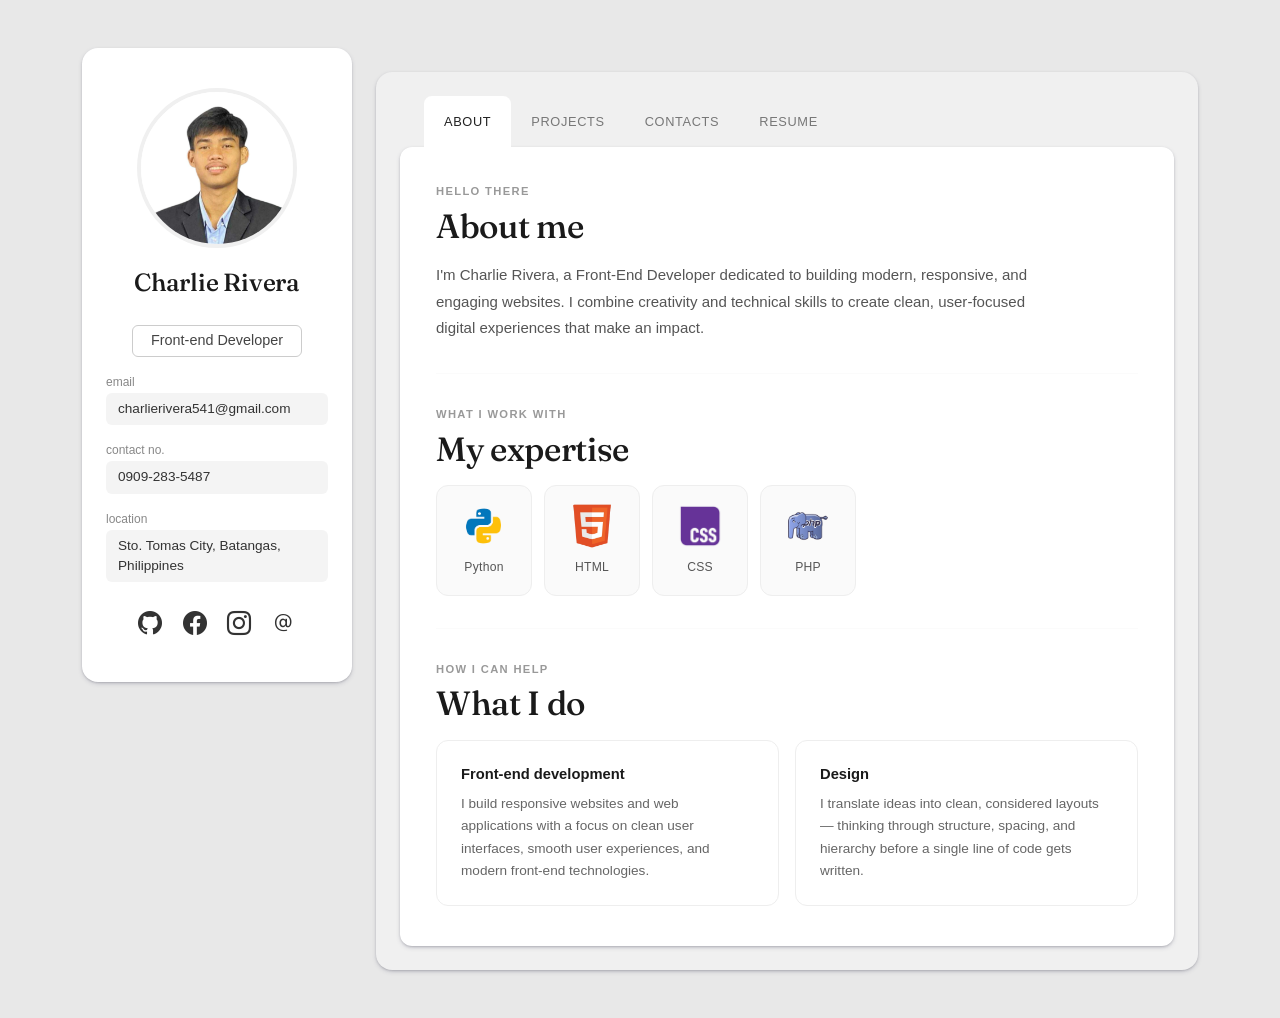
<file: index.html>
<!DOCTYPE html>
<html lang="en">
<head>
  <meta charset="UTF-8" />
  <meta name="viewport" content="width=device-width, initial-scale=1.0"/>

  <title>Charlie Rivera</title>
  <link rel="icon" href="assets/MACW.png">
  <link rel="preconnect" href="https://fonts.googleapis.com">
  <link rel="preconnect" href="https://fonts.gstatic.com" crossorigin>
  <link href="https://fonts.googleapis.com/css2?family=Fraunces:opsz,wght@9..144,400;9..144,500;9..144,600&display=swap" rel="stylesheet">
  <link href="https://cdn.jsdelivr.net/npm/bootstrap@5.3.0/dist/css/bootstrap.min.css" rel="stylesheet"/>
  <link href="https://cdn.jsdelivr.net/npm/bootstrap-icons@1.10.5/font/bootstrap-icons.css" rel="stylesheet"/>
  <link rel="stylesheet" href="style.css">

</head>
<body>

<div class="container py-5">
  <div class="row g-4 align-items-start">

    <!-- left -->
    <div class="col-12 col-lg-3">
      <div class="left-card position-fixed" style="box-shadow: rgba(50, 50, 93, 0.25) 0px 2px 5px -1px, rgba(0, 0, 0, 0.3) 0px 1px 3px -1px;;">

        <img src="assets/profile.jpg" alt="Charlie Rivera" class="profile-img" />
   

        <p class="name">Charlie Rivera</p>
        <span class="role-badge">Front-end Developer</span>

        <p class="info-label">email</p>
        <div class="info-value">charlierivera541@gmail.com</div>

        <p class="info-label">contact no.</p>
        <div class="info-value">0909-283-5487</div>

        <p class="info-label">location</p>
        <div class="info-value">Sto. Tomas City, Batangas, Philippines</div>

        <div class="social-icons mt-4">
          <a href=""><i class="bi bi-github"></i></a>
          <a href=""><i class="bi bi-facebook"></i></a>
          <a href=""><i class="bi bi-instagram"></i></a>
          <a href=""><i class="bi bi-at"></i></a>
        </div>

      </div>
    </div>

    <!-- right -->
    <div class="col-12 col-lg-9">
      <div class="right-card p-4">

        <!-- nav -->
        <div class="portfolio-nav">
          <ul class="nav">
            <li class="nav-item">
              <a class="nav-link active" href="#">About</a>
            </li>
            <li class="nav-item">
              <a class="nav-link" href="projects.html">Projects</a>
            </li>
            <li class="nav-item">
              <a class="nav-link" href="contacts.html">Contacts</a>
            </li>
            <li class="nav-item">
              <a class="nav-link" href="resume.html">Resume</a>
            </li>
          </ul>
        </div>

        <div class="content-panel">

          <!-- about -->
          <span class="eyebrow">Hello there</span>
          <h2 class="section-title">About me</h2>
          <p class="about-text">
            I'm Charlie Rivera, a Front-End Developer dedicated to building modern, responsive,
            and engaging websites. I combine creativity and technical skills to create clean, user-focused
            digital experiences that make an impact.
          </p>

          <hr class="divider" />

          <span class="eyebrow">What I work with</span>
          <h2 class="section-title">My expertise</h2>
          <div class="expertise-row mb-2">
            <div class="expertise-icon">
              <img src="assets/python.png" alt="">
              <p>Python</p>
            </div>
            <div class="expertise-icon">
              <img src="assets/html.png" alt="">
              <p>HTML</p>
            </div>
            <div class="expertise-icon">
              <img src="assets/css.png" alt="">
              <p>CSS</p>
            </div>
            <div class="expertise-icon">
              <img src="assets/php.png" alt="">
              <p>PHP</p>
            </div>
          </div>

          <hr class="divider" />

          <span class="eyebrow">How I can help</span>
          <h2 class="section-title">What I do</h2>
          <div class="what-i-do-grid">
            <div class="what-i-do-card">
              <p class="what-i-do-title">Front-end development</p>
              <p class="what-i-do-text">
                I build responsive websites and web applications with a focus on clean user interfaces,
                smooth user experiences, and modern front-end technologies.
              </p>
            </div>
            <div class="what-i-do-card">
              <p class="what-i-do-title">Design</p>
              <p class="what-i-do-text">
                I translate ideas into clean, considered layouts — thinking through structure,
                spacing, and hierarchy before a single line of code gets written.
              </p>
            </div>
          </div>

        </div>
      </div>
    </div>

  </div>
</div>

<nav class="floating-nav" id="floatingNav">
  <a class="active" href="index.html">About</a>
  <a href="projects.html">Projects</a>
  <a href="contacts.html">Contacts</a>
  <a href="resume.html">Resume</a>
</nav>

<script>
  const floatingNav = document.getElementById('floatingNav');

  const portfolioNav = document.querySelector('.portfolio-nav');

  const observer = new IntersectionObserver(([entry]) => {
    if (!entry.isIntersecting) {
      floatingNav.classList.add('visible');
    } else {
      floatingNav.classList.remove('visible');
    }
  }, { threshold: 0 });

  observer.observe(portfolioNav);
  window.addEventListener('load', () => {
    if (window.innerWidth < 992) {
      const contentPanel = document.querySelector('.content-panel');
      if (contentPanel) {
        contentPanel.scrollIntoView({ behavior: 'smooth', block: 'start' });
      }
    }
  });
</script>

<script src="https://cdn.jsdelivr.net/npm/bootstrap@5.3.0/dist/js/bootstrap.bundle.min.js"></script>
</body>
</html>
</file>
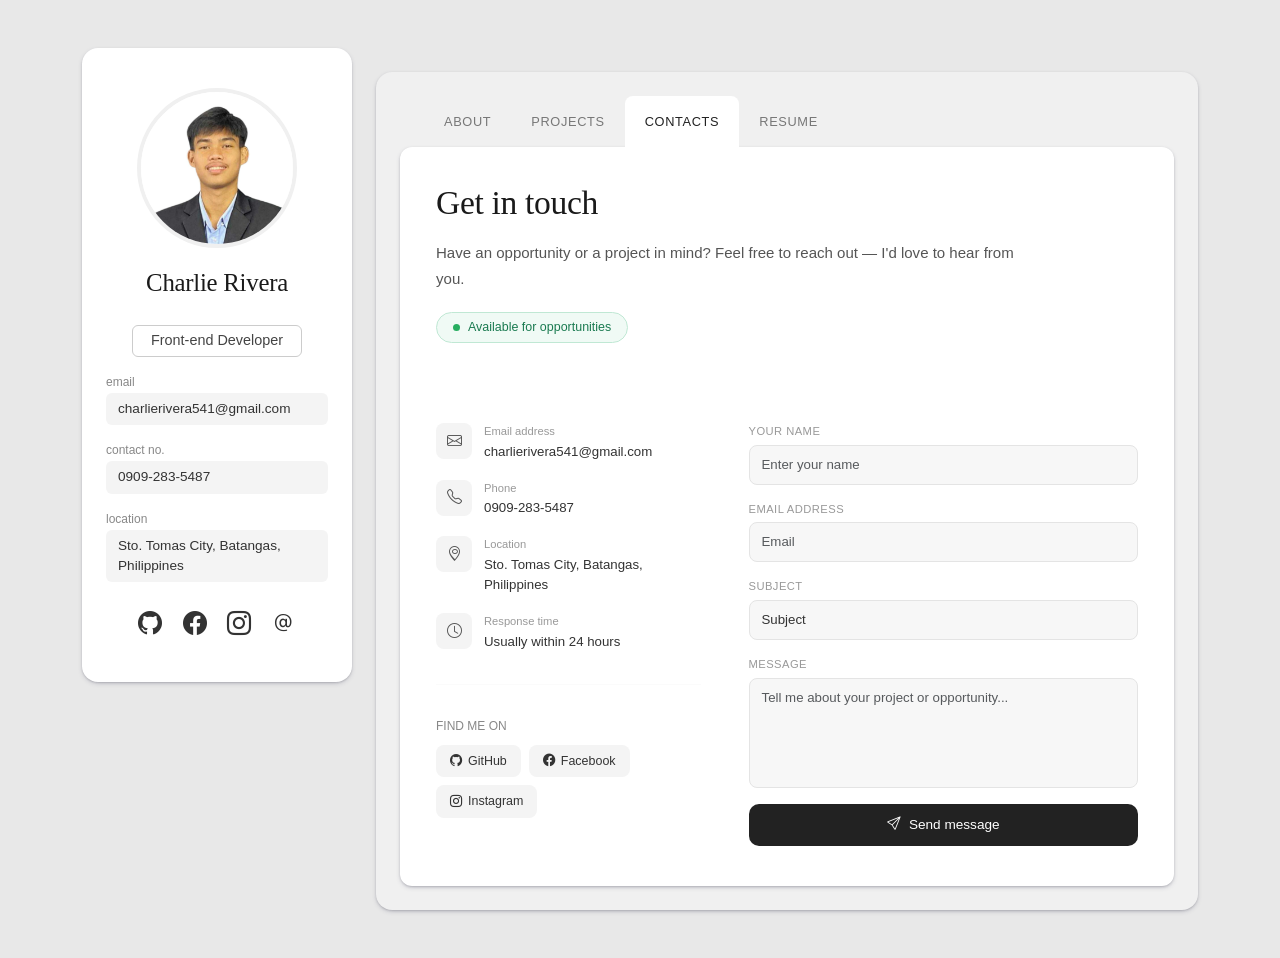
<file: contacts.html>
<!DOCTYPE html>
<html lang="en">

<head>
  <meta charset="UTF-8" />
  <meta name="viewport" content="width=device-width, initial-scale=1.0" />

  <title>Charlie Rivera</title>
  <link rel="icon" type="image/png" href="assets/MACW.png">
  <link href="https://cdn.jsdelivr.net/npm/bootstrap@5.3.0/dist/css/bootstrap.min.css" rel="stylesheet" />
  <link href="https://cdn.jsdelivr.net/npm/bootstrap-icons@1.10.5/font/bootstrap-icons.css" rel="stylesheet" />
  <link rel="stylesheet" href="style.css">

</head>

<body>

  <div class="container py-5">
    <div class="row g-4 align-items-start">

      <div class="col-12 col-lg-3">
        <div class="left-card position-fixed"
          style="box-shadow: rgba(50, 50, 93, 0.25) 0px 2px 5px -1px, rgba(0, 0, 0, 0.3) 0px 1px 3px -1px;;">

          <img src="assets/profile.jpg" alt="Charlie Rivera" class="profile-img" />


          <p class="name">Charlie Rivera</p>
          <span class="role-badge">Front-end Developer</span>

          <!-- Contact Info -->
          <p class="info-label">email</p>
          <div class="info-value">charlierivera541@gmail.com</div>

          <p class="info-label">contact no.</p>
          <div class="info-value">0909-283-5487</div>

          <p class="info-label">location</p>
          <div class="info-value">Sto. Tomas City, Batangas, Philippines</div>

          <div class="social-icons mt-4">
            <a href="#"><i class="bi bi-github"></i></a>
            <a href="#"><i class="bi bi-facebook"></i></a>
            <a href="#"><i class="bi bi-instagram"></i></a>
            <a href="#"><i class="bi bi-at"></i></a>
          </div>

        </div>
      </div>

      <!-- RIGHT COLUMN -->
      <div class="col-12 col-lg-9">
        <div class="right-card p-4">

          <!-- Nav -->
          <div class="portfolio-nav">
            <ul class="nav">
              <li class="nav-item">
                <a class="nav-link" href="index.html">About</a>
              </li>
              <li class="nav-item">
                <a class="nav-link" href="projects.html">Projects</a>
              </li>
              <li class="nav-item">
                <a class="nav-link  active" href="#">Contacts</a>
              </li>
              <li class="nav-item">
                <a class="nav-link" href="resume.html">Resume</a>
              </li>
            </ul>
          </div>

          <!-- Content Panel -->
          <div class="content-panel">

            <h2 class="section-title">Get in touch</h2>
            <p class="about-text" style="margin-bottom: 20px;">
              Have an opportunity or a project in mind? Feel free to reach out — I'd love to hear from you.
            </p>

            <div class="availability-tag">
              <span class="availability-dot"></span>
              Available for opportunities
            </div>

            <div class="row g-5 mt-1">

              <!-- Contact -->
              <div class="col-12 col-md-5">

                <div class="contact-info-block">

                  <div class="contact-row">
                    <div class="contact-icon-box"><i class="bi bi-envelope"></i></div>
                    <div>
                      <p class="contact-row-label">Email address</p>
                      <p class="contact-row-value">charlierivera541@gmail.com</p>
                    </div>
                  </div>

                  <div class="contact-row">
                    <div class="contact-icon-box"><i class="bi bi-telephone"></i></div>
                    <div>
                      <p class="contact-row-label">Phone</p>
                      <p class="contact-row-value">0909-283-5487</p>
                    </div>
                  </div>

                  <div class="contact-row">
                    <div class="contact-icon-box"><i class="bi bi-geo-alt"></i></div>
                    <div>
                      <p class="contact-row-label">Location</p>
                      <p class="contact-row-value">Sto. Tomas City, Batangas, Philippines</p>
                    </div>
                  </div>

                  <div class="contact-row">
                    <div class="contact-icon-box"><i class="bi bi-clock"></i></div>
                    <div>
                      <p class="contact-row-label">Response time</p>
                      <p class="contact-row-value">Usually within 24 hours</p>
                    </div>
                  </div>

                </div>

                <hr class="divider" />

                <p class="info-label" style="margin-bottom: 10px;">FIND ME ON</p>
                <div class="social-pill-group">
                  <a href="#" class="social-pill"><i class="bi bi-github"></i> GitHub</a>
                  <a href="#" class="social-pill"><i class="bi bi-facebook"></i> Facebook</a>
                  <a href="#" class="social-pill"><i class="bi bi-instagram"></i> Instagram</a>
                </div>

              </div>

              <!-- Message form -->
              <div class="col-12 col-md-7">

                <div class="mb-3">
                  <label class="contact-form-label">YOUR NAME</label>
                  <input type="text" class="contact-input form-control" placeholder="Enter your name" />
                </div>

                <div class="mb-3">
                  <label class="contact-form-label">EMAIL ADDRESS</label>
                  <input type="email" class="contact-input form-control" placeholder="Email" />
                </div>

                <div class="mb-3">
                  <label class="contact-form-label">SUBJECT</label>
                  <select class="contact-input form-select">
                    <option value="" disabled selected>Subject</option>
                    <option>Job opportunity</option>
                    <option>Freelance project</option>
                    <option>Collaboration</option>
                    <option>Just saying hello world</option>
                  </select>
                </div>

                <div class="mb-3">
                  <label class="contact-form-label">MESSAGE</label>
                  <textarea class="contact-input contact-textarea form-control"
                    placeholder="Tell me about your project or opportunity..."></textarea>
                </div>

                <button class="send-btn">
                  <i class="bi bi-send"></i> Send message
                </button>

              </div>

            </div>

          </div><!-- end content-panel -->
        </div><!-- end right-card -->
      </div><!-- end col-9 -->

    </div><!-- end row -->
  </div>

  <script src="https://cdn.jsdelivr.net/npm/bootstrap@5.3.0/dist/js/bootstrap.bundle.min.js"></script>


  <nav class="floating-nav" id="floatingNav">
    <a href="index.html">About</a>
    <a href="projects.html">Projects</a>
    <a class="active" href="#">Contacts</a>
    <a href="resume.html">Resume</a>
  </nav>

<script>
  const floatingNav = document.getElementById('floatingNav');

  const portfolioNav = document.querySelector('.portfolio-nav');

  const observer = new IntersectionObserver(([entry]) => {
    if (!entry.isIntersecting) {
      floatingNav.classList.add('visible');
    } else {
      floatingNav.classList.remove('visible');
    }
  }, { threshold: 0 });

  observer.observe(portfolioNav);
    window.addEventListener('load', () => {
    if (window.innerWidth < 992) {
      const contentPanel = document.querySelector('.content-panel');
      if (contentPanel) {
        contentPanel.scrollIntoView({ behavior: 'smooth', block: 'start' });
      }
    }
  });
</script>

</body>

</html>
</file>
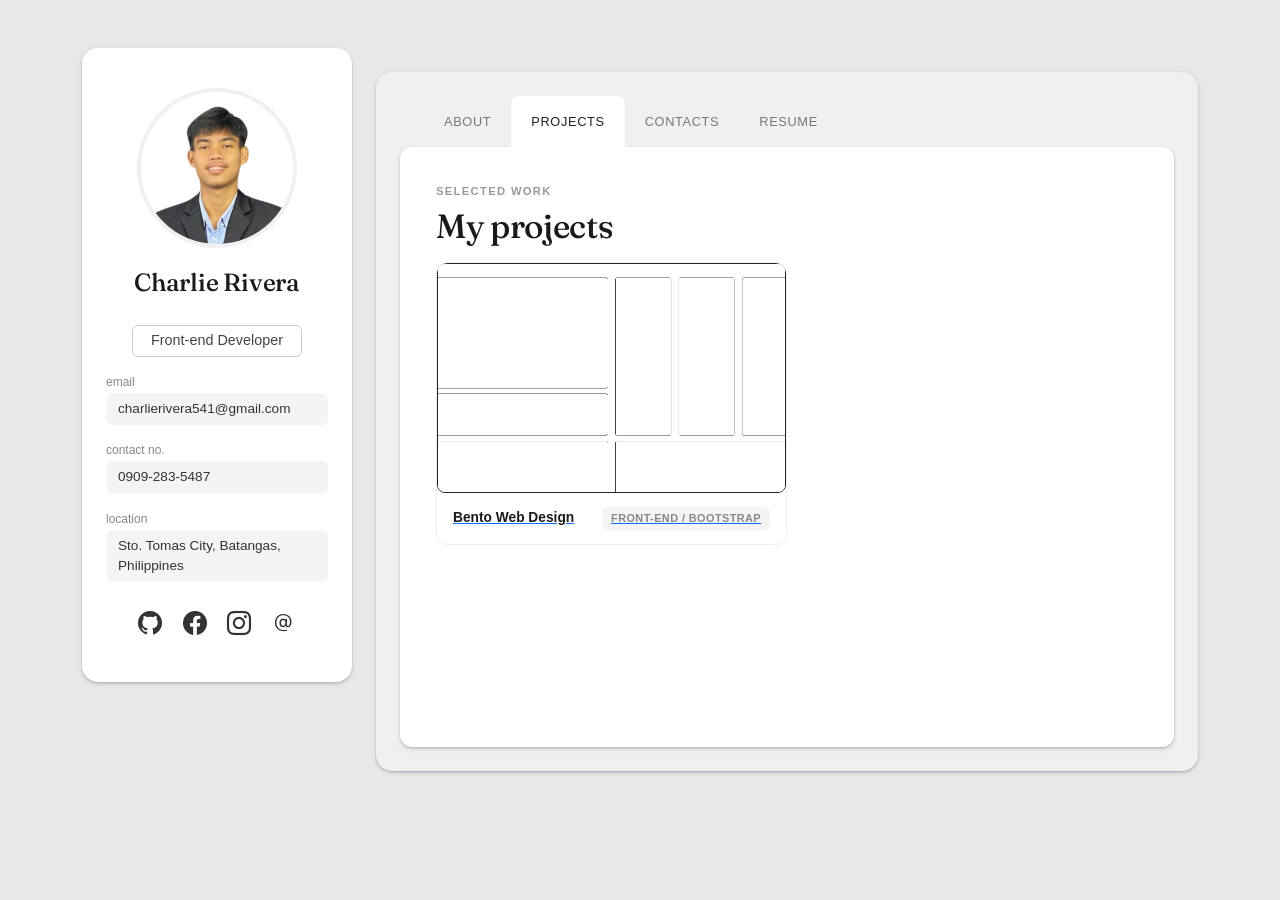
<file: projects.html>
<!DOCTYPE html>
<html lang="en">

<head>
  <meta charset="UTF-8" />
  <meta name="viewport" content="width=device-width, initial-scale=1.0" />
  <title>Charlie Rivera - Projects</title>
  <link rel="icon" type="image/png" href="assets/MACW.png">
  <link rel="preconnect" href="https://fonts.googleapis.com">
  <link rel="preconnect" href="https://fonts.gstatic.com" crossorigin>
  <link href="https://fonts.googleapis.com/css2?family=Fraunces:opsz,wght@9..144,400;9..144,500;9..144,600&display=swap"
    rel="stylesheet">
  <link href="https://cdn.jsdelivr.net/npm/bootstrap@5.3.0/dist/css/bootstrap.min.css" rel="stylesheet" />
  <link href="https://cdn.jsdelivr.net/npm/bootstrap-icons@1.10.5/font/bootstrap-icons.css" rel="stylesheet" />
  <link rel="stylesheet" href="style.css">

</head>

<body>

  <div class="container py-5">
    <div class="row g-4 align-items-start">

      <!-- LEFT COLUMN -->
      <div class="col-12 col-lg-3">
        <div class="left-card position-fixed"
          style="box-shadow: rgba(50, 50, 93, 0.25) 0px 2px 5px -1px, rgba(0, 0, 0, 0.3) 0px 1px 3px -1px;">

          <img src="assets/profile.jpg" alt="Charlie Rivera" class="profile-img" />


          <p class="name">Charlie Rivera</p>
          <span class="role-badge">Front-end Developer</span>


          <p class="info-label">email</p>
          <div class="info-value">charlierivera541@gmail.com</div>

          <p class="info-label">contact no.</p>
          <div class="info-value">0909-283-5487</div>

          <p class="info-label">location</p>
          <div class="info-value">Sto. Tomas City, Batangas, Philippines</div>

          <div class="social-icons mt-4">
            <a href="#"><i class="bi bi-github"></i></a>
            <a href="#"><i class="bi bi-facebook"></i></a>
            <a href="#"><i class="bi bi-instagram"></i></a>
            <a href="#"><i class="bi bi-at"></i></a>
          </div>

        </div>
      </div>
      <!-- RIGHT COLUMN -->
      <div class="col-12 col-lg-9">
        <div class="right-card p-4">


          <div class="portfolio-nav">
            <ul class="nav">
              <li class="nav-item">
                <a class="nav-link" href="index.html">About</a>
              </li>
              <li class="nav-item">
                <a class="nav-link active" href="#">Projects</a>
              </li>
              <li class="nav-item">
                <a class="nav-link" href="contacts.html">Contacts</a>
              </li>
              <li class="nav-item">
                <a class="nav-link" href="resume.html">Resume</a>
              </li>
            </ul>
          </div>


          <div class="content-panel">

            <span class="eyebrow">Selected work</span>
            <h2 class="section-title">My projects</h2>

            <div class="row g-4 mb-3">
              <a href="https://riveracharlie.github.io/Web-Development/Bento">
                <div class="col-12 col-sm-6">
                  <div class="project-card">
                    <div class="project-card-image border border-dark rounded-3">
                      <img src="assets/Bento.png" alt="">
                    </div>
                    <div class="project-card-info">
                      <p class="project-card-title">Bento Web Design</p>
                      <span class="project-card-tag">Front-end / Bootstrap</span>
                    </div>
                  </div>
                </div>
              </a>

            </div>

          </div>
        </div>
      </div>

    </div>
  </div>

  <nav class="floating-nav" id="floatingNav">
    <a href="index.html">About</a>
    <a class="active" href="projects.html">Projects</a>
    <a href="contacts.html">Contacts</a>
    <a href="resume.html">Resume</a>
  </nav>

  <script>
    const floatingNav = document.getElementById('floatingNav');

    const portfolioNav = document.querySelector('.portfolio-nav');

    const observer = new IntersectionObserver(([entry]) => {
      if (!entry.isIntersecting) {
        floatingNav.classList.add('visible');
      } else {
        floatingNav.classList.remove('visible');
      }
    }, { threshold: 0 });

    observer.observe(portfolioNav);
    window.addEventListener('load', () => {
      if (window.innerWidth < 992) {
        const contentPanel = document.querySelector('.content-panel');
        if (contentPanel) {
          contentPanel.scrollIntoView({ behavior: 'smooth', block: 'start' });
        }
      }
    });
  </script>

  <script src="https://cdn.jsdelivr.net/npm/bootstrap@5.3.0/dist/js/bootstrap.bundle.min.js"></script>
</body>

</html>
</file>
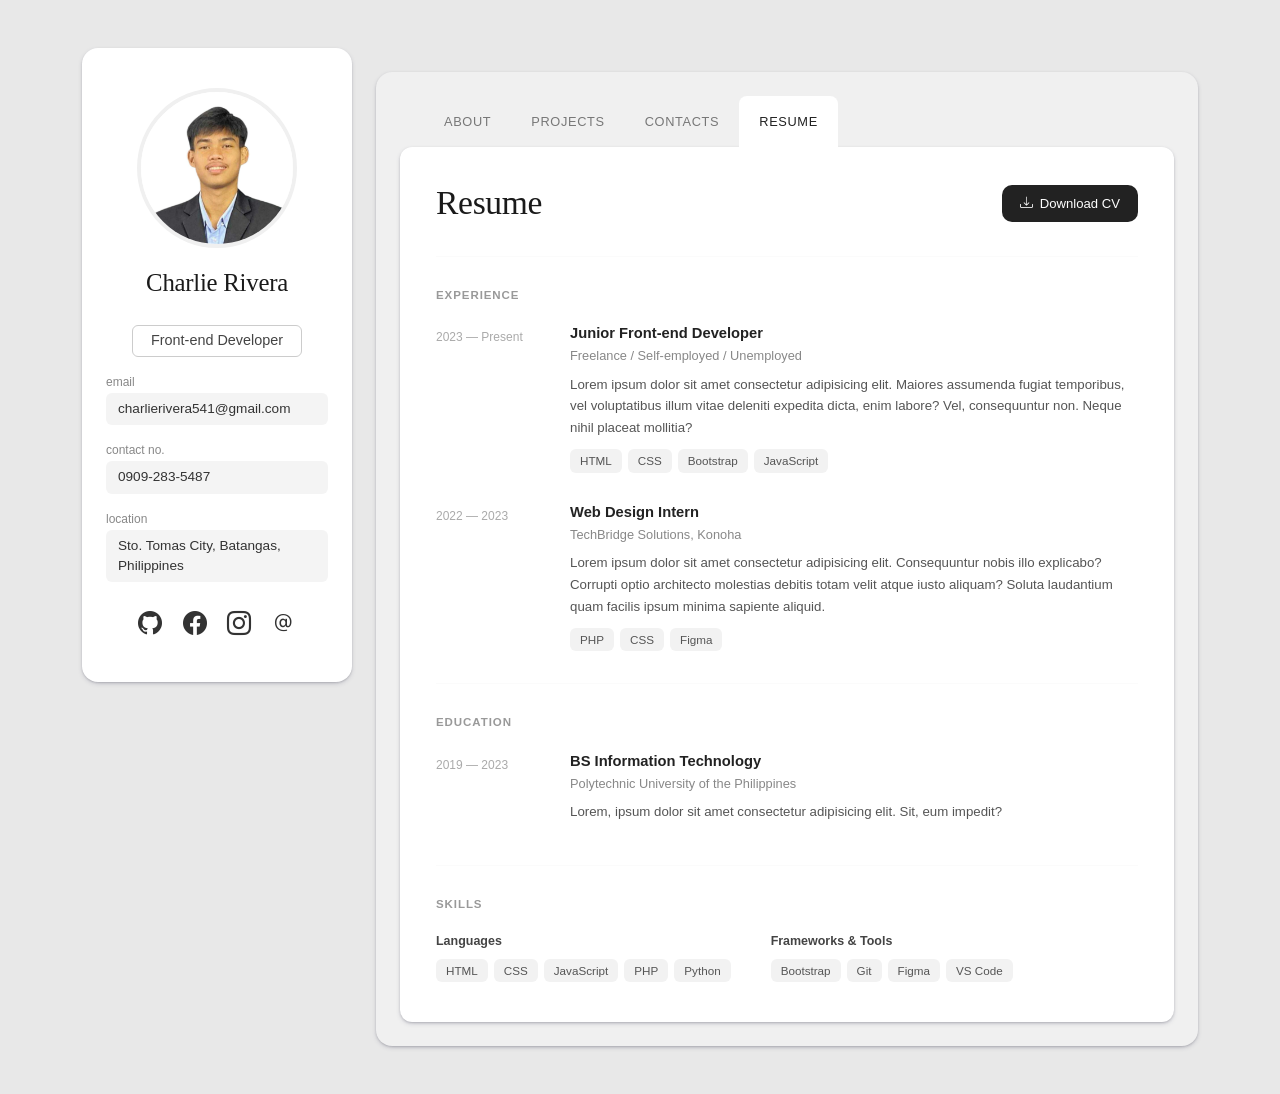
<file: resume.html>
<!DOCTYPE html>
<html lang="en">
<head>
  <meta charset="UTF-8" />
  <meta name="viewport" content="width=device-width, initial-scale=1.0"/>

  <title>Charlie Rivera</title>
  <link rel="icon" type="image/png" href="assets/MACW.png">
  <link href="https://cdn.jsdelivr.net/npm/bootstrap@5.3.0/dist/css/bootstrap.min.css" rel="stylesheet"/>
  <link href="https://cdn.jsdelivr.net/npm/bootstrap-icons@1.10.5/font/bootstrap-icons.css" rel="stylesheet"/>
  <link rel="stylesheet" href="style.css">

</head>
<body>

<div class="container py-5">
  <div class="row g-4 align-items-start">

    <div class="col-12 col-lg-3">
      <div class="left-card position-fixed" style="box-shadow: rgba(50, 50, 93, 0.25) 0px 2px 5px -1px, rgba(0, 0, 0, 0.3) 0px 1px 3px -1px;;">

        <img src="assets/profile.jpg" alt="Charlie Rivera" class="profile-img" />
   

        <p class="name">Charlie Rivera</p>
        <span class="role-badge">Front-end Developer</span>

        <p class="info-label">email</p>
        <div class="info-value">charlierivera541@gmail.com</div>

        <p class="info-label">contact no.</p>
        <div class="info-value">0909-283-5487</div>

        <p class="info-label">location</p>
        <div class="info-value">Sto. Tomas City, Batangas, Philippines</div>

        <div class="social-icons mt-4">
          <a href="#"><i class="bi bi-github"></i></a>
          <a href="#"><i class="bi bi-facebook"></i></a>
          <a href="#"><i class="bi bi-instagram"></i></a>
          <a href="#"><i class="bi bi-at"></i></a>
        </div>

      </div>
    </div>

    <div class="col-12 col-lg-9">
      <div class="right-card p-4">

        <div class="portfolio-nav">
          <ul class="nav">
            <li class="nav-item">
              <a class="nav-link" href="index.html">About</a>
            </li>
            <li class="nav-item">
              <a class="nav-link" href="projects.html">Projects</a>
            </li>
            <li class="nav-item">
              <a class="nav-link" href="contacts.html">Contacts</a>
            </li>
            <li class="nav-item">
              <a class="nav-link active" href="#">Resume</a>
            </li>
          </ul>
        </div>

        <div class="content-panel">

          <div class="resume-header">
            <h2 class="section-title" style="margin-bottom: 0;">Resume</h2>
            <button class="download-btn">
              <i class="bi bi-download"></i> Download CV
            </button>
          </div>

          <hr class="divider" />

          <h3 class="resume-section-label">Experience</h3>

          <div class="resume-entry">
            <div class="resume-entry-left">
              <span class="resume-period">2023 — Present</span>
            </div>
            <div class="resume-entry-right">
              <p class="resume-role">Junior Front-end Developer</p>
              <p class="resume-company">Freelance / Self-employed / Unemployed</p>
              <p class="resume-desc">Lorem ipsum dolor sit amet consectetur adipisicing elit. Maiores assumenda fugiat temporibus, vel voluptatibus illum vitae deleniti expedita dicta, enim labore? Vel, consequuntur non. Neque nihil placeat mollitia?</p>
              <div class="resume-tags">
                <span class="resume-tag">HTML</span>
                <span class="resume-tag">CSS</span>
                <span class="resume-tag">Bootstrap</span>
                <span class="resume-tag">JavaScript</span>
              </div>
            </div>
          </div>

          <div class="resume-entry">
            <div class="resume-entry-left">
              <span class="resume-period">2022 — 2023</span>
            </div>
            <div class="resume-entry-right">
              <p class="resume-role">Web Design Intern</p>
              <p class="resume-company">TechBridge Solutions, Konoha</p>
              <p class="resume-desc">Lorem ipsum dolor sit amet consectetur adipisicing elit. Consequuntur nobis illo explicabo? Corrupti optio architecto molestias debitis totam velit atque iusto aliquam? Soluta laudantium quam facilis ipsum minima sapiente aliquid.</p>
              <div class="resume-tags">
                <span class="resume-tag">PHP</span>
                <span class="resume-tag">CSS</span>
                <span class="resume-tag">Figma</span>
              </div>
            </div>
          </div>

          <hr class="divider" />

          <h3 class="resume-section-label">Education</h3>

          <div class="resume-entry">
            <div class="resume-entry-left">
              <span class="resume-period">2019 — 2023</span>
            </div>
            <div class="resume-entry-right">
              <p class="resume-role">BS Information Technology</p>
              <p class="resume-company">Polytechnic University of the Philippines</p>
              <p class="resume-desc">Lorem, ipsum dolor sit amet consectetur adipisicing elit. Sit, eum impedit?</p>
            </div>
          </div>

          <hr class="divider" />

          <h3 class="resume-section-label">Skills</h3>
          <div class="resume-skills-grid">
            <div class="resume-skill-group">
              <p class="skill-group-label">Languages</p>
              <div class="resume-tags">
                <span class="resume-tag">HTML</span>
                <span class="resume-tag">CSS</span>
                <span class="resume-tag">JavaScript</span>
                <span class="resume-tag">PHP</span>
                <span class="resume-tag">Python</span>
              </div>
            </div>
            <div class="resume-skill-group">
              <p class="skill-group-label">Frameworks & Tools</p>
              <div class="resume-tags">
                <span class="resume-tag">Bootstrap</span>
                <span class="resume-tag">Git</span>
                <span class="resume-tag">Figma</span>
                <span class="resume-tag">VS Code</span>
              </div>
            </div>
          </div>

        </div>
      </div>
    </div>

  </div>
</div>

<nav class="floating-nav" id="floatingNav">
  <a href="index.html">About</a>
  <a href="projects.html">Projects</a>
  <a href="contacts.html">Contacts</a>
  <a class="active" href="resume.html">Resume</a>
</nav>

<script>
  const floatingNav = document.getElementById('floatingNav');

  const portfolioNav = document.querySelector('.portfolio-nav');

  const observer = new IntersectionObserver(([entry]) => {
    if (!entry.isIntersecting) {
      floatingNav.classList.add('visible');
    } else {
      floatingNav.classList.remove('visible');
    }
  }, { threshold: 0 });

  observer.observe(portfolioNav);
    window.addEventListener('load', () => {
    if (window.innerWidth < 992) {
      const contentPanel = document.querySelector('.content-panel');
      if (contentPanel) {
        contentPanel.scrollIntoView({ behavior: 'smooth', block: 'start' });
      }
    }
  });
</script>

<script src="https://cdn.jsdelivr.net/npm/bootstrap@5.3.0/dist/js/bootstrap.bundle.min.js"></script>
</body>
</html>
</file>
<file: style.css>
*{
      transition: .5s ease;
    }
    
    body {
      background-color: #e8e8e8;
      font-family: 'Segoe UI', sans-serif;
    }

    .left-card {
      background: #fff;
      border-radius: 16px;
      padding: 40px 24px;
      text-align: center;
      min-height: 600px;
    }

    @media (min-width: 992px) {
      .left-card.position-fixed {
        width: 270px;
      }

      .col-lg-9 {
        margin-left: calc(270px + 1.5rem);
        max-width: calc(100% - 270px - 1.5rem);
        flex: 0 0 calc(100% - 270px - 1.5rem);
      }
    }



    .profile-img {
      width: 160px;
      height: 160px;
      border-radius: 50%;
      object-fit: cover;
      border: 4px solid #f0f0f0;
    }

    .name {
      font-family: 'Fraunces', Georgia, serif;
      font-size: 1.55rem;
      font-weight: 500;
      letter-spacing: -0.01em;
      color: #1a1a1a;
      margin-top: 16px;
    }

    .role-badge {
      display: inline-block;
      border: 1px solid #ccc;
      border-radius: 6px;
      padding: 4px 18px;
      font-size: 0.9rem;
      color: #444;
      margin-top: 8px;
    }

    .info-label {
      font-size: 0.75rem;
      color: #888;
      text-align: left;
      margin-top: 16px;
      margin-bottom: 2px;
    }

    .info-value {
      background: #f4f4f4;
      border-radius: 6px;
      padding: 6px 12px;
      font-size: 0.85rem;
      color: #333;
      text-align: left;
    }

    .social-icons a {
      font-size: 1.5rem;
      color: #333;
      margin: 0 8px;
      text-decoration: none;
    }

    .social-icons a:hover {
      color: #000;
    }

      .right-card { 
        height: auto;
        background: #f0f0f0;
        border-radius: 16px;
        padding: 0;
        overflow: hidden;
        box-shadow: rgba(50, 50, 93, 0.25) 0px 2px 5px -1px, rgba(0, 0, 0, 0.3) 0px 1px 3px -1px;
      }

    .portfolio-nav {
      background: #f0f0f0;
      padding: 0 24px;
      
    }

    .portfolio-nav .nav-link {
      color: #777;
      font-size: 0.8rem;
      letter-spacing: 0.05em;
      font-weight: 500;
      padding: 16px 20px;
      border: none;
      background: none;
      text-transform: uppercase;
    }

    .portfolio-nav .nav-link.active {
      color: #222;
      background: #fff;
      border-radius: 8px 8px 0 0;
    }

    .portfolio-nav .nav-link:hover:not(.active) {
      color: #444;
    }

    .content-panel {
      background: #fff;
      border-radius: 12px;
      width: 100%;
      padding: 36px 36px 40px;
      min-height: 600px;
      box-shadow: rgba(50, 50, 93, 0.25) 0px 2px 5px -1px, rgba(0, 0, 0, 0.3) 0px 1px 3px -1px;
    }

    .eyebrow {
      display: block;
      font-size: 0.7rem;
      font-weight: 600;
      letter-spacing: 0.12em;
      text-transform: uppercase;
      color: #999;
      margin-bottom: 6px;
    }

    .section-title {
      font-family: 'Fraunces', Georgia, serif;
      font-size: 2.1rem;
      font-weight: 500;
      letter-spacing: -0.01em;
      color: #1a1a1a;
      margin-bottom: 16px;
    }

    .about-text {
      font-size: 0.94rem;
      color: #555;
      line-height: 1.75;
      max-width: 600px;
    }

    .expertise-row {
      display: flex;
      flex-wrap: wrap;
      gap: 12px;
    }

    .expertise-icon {
      text-align: center;
      background: #fafafa;
      border: 1px solid #eee;
      border-radius: 12px;
      padding: 18px 22px;
      min-width: 96px;
    }

    .expertise-icon:hover {
      background: #f4f4f4;
      border-color: #e2e2e2;
    }

    .expertise-icon img {
      width: 44px;
      height: 44px;
      object-fit: contain;
    }

    .expertise-icon .icon-placeholder {
      width: 72px;
      height: 72px;
      background: #e0e0e0;
      border-radius: 8px;
      display: flex;
      align-items: center;
      justify-content: center;
      font-size: 1.8rem;
    }

    .expertise-icon p {
      font-size: 0.76rem;
      font-weight: 500;
      letter-spacing: 0.02em;
      color: #555;
      margin: 10px 0 0;
    }

    .what-i-do-grid {
      display: grid;
      grid-template-columns: repeat(2, 1fr);
      gap: 16px;
    }

    .what-i-do-card {
      border: 1px solid #eee;
      border-radius: 12px;
      padding: 22px 24px;
    }

    .what-i-do-card:hover {
      border-color: #ddd;
    }

    .what-i-do-title {
      font-size: 0.92rem;
      font-weight: 600;
      color: #1a1a1a;
      margin-bottom: 8px;
    }

    .what-i-do-text {
      font-size: 0.85rem;
      color: #666;
      line-height: 1.65;
      max-width: none;
      margin-bottom: 0;
    }

    hr.divider {
      border-color: #eee;
      margin: 32px 0;
    }


    /* PROJECTS*/

     .project-card {
      background: #ffffff;
      border: 1px solid #eee;
      border-radius: 12px;
      overflow: hidden;
      display: flex;
      flex-direction: column;
    }

    .project-card:hover {
      border-color: #ddd;
    }

    .project-card .project-card-image {
      position: relative;
      height: 230px;
      overflow: hidden;
    }

    .project-card img {
      width: 100%;
      height: 100%;
      object-fit: cover;
      display: block;
    }

    .project-card .card-btn {
      padding-left: 13px;
      padding-right:13px ;
      position: absolute;
      bottom: 14px;
      right: 14px;
      z-index: 5;
      border: none;
      border-radius: 20px;
      background-color: #ffffff;
      font-size: 12px;
      padding-top: 6px;
      padding-bottom: 6px;
      box-shadow: rgba(50, 50, 93, 0.25) 0px 2px 5px -1px, rgba(0, 0, 0, 0.3) 0px 1px 3px -1px;
    }

    .project-card-info {
      display: flex;
      align-items: center;
      justify-content: space-between;
      gap: 12px;
      padding: 14px 16px;
    }

    .project-card-title {
      font-size: 0.86rem;
      font-weight: 600;
      color: #1a1a1a;
      margin: 0;
    }

    .project-card-tag {
      font-size: 0.68rem;
      font-weight: 600;
      letter-spacing: 0.04em;
      text-transform: uppercase;
      color: #888;
      background: #f4f4f4;
      border-radius: 6px;
      padding: 3px 9px;
      white-space: nowrap;
      flex-shrink: 0;
    }

    .floating-nav {
      position: fixed;
      top: 20px;
      right: 28px;
      z-index: 1000;
      background: #fff;
      border-radius: 12px;
      padding: 8px 12px;
      display: flex;
      gap: 4px;
      box-shadow: rgba(50, 50, 93, 0.25) 0px 6px 12px -2px, rgba(0, 0, 0, 0.3) 0px 3px 7px -3px;
      opacity: 0;
      transform: translateY(-12px);
      pointer-events: none;
      transition: opacity 0.25s ease, transform 0.25s ease;
    }
 
    .floating-nav.visible {
      opacity: 1;
      transform: translateY(0);
      pointer-events: all;
    }
 
    .floating-nav a {
      font-size: 0.75rem;
      font-weight: 500;
      letter-spacing: 0.05em;
      text-transform: uppercase;
      color: #777;
      text-decoration: none;
      padding: 6px 14px;
      border-radius: 8px;
      transition: background 0.15s ease, color 0.15s ease;
    }
 
    .floating-nav a:hover {
      background: #f0f0f0;
      color: #222;
    }
 
    .floating-nav a.active {
      background: #f0f0f0;
      color: #222;
    }

    /* CONTACTS */

    .availability-tag {
      display: inline-flex;
      align-items: center;
      gap: 8px;
      background: #f0faf5;
      border: 1px solid #c0e8d4;
      border-radius: 20px;
      padding: 5px 16px;
      font-size: 0.78rem;
      color: #1a7a50;
      margin-bottom: 28px;
    }
 
    .availability-dot {
      width: 7px;
      height: 7px;
      border-radius: 50%;
      background: #27ae60;
      flex-shrink: 0;
    }

    .contact-info-block {
      display: flex;
      flex-direction: column;
      gap: 18px;
    }
 
    .contact-row {
      display: flex;
      align-items: flex-start;
      gap: 12px;
    }
 
    .contact-icon-box {
      width: 36px;
      height: 36px;
      background: #f4f4f4;
      border-radius: 8px;
      display: flex;
      align-items: center;
      justify-content: center;
      flex-shrink: 0;
      font-size: 15px;
      color: #555;
    }
 
    .contact-row-label {
      font-size: 0.7rem;
      color: #999;
      margin-bottom: 2px;
    }
 
    .contact-row-value {
      font-size: 0.83rem;
      color: #333;
      margin: 0;
    }

    .social-pill-group {
      display: flex;
      flex-wrap: wrap;
      gap: 8px;
    }
 
    .social-pill {
      display: inline-flex;
      align-items: center;
      gap: 6px;
      background: #f4f4f4;
      border-radius: 8px;
      padding: 7px 14px;
      font-size: 0.78rem;
      color: #333;
      text-decoration: none;
      transition: background 0.15s ease;
    }
 
    .social-pill:hover {
      background: #e8e8e8;
      color: #111;
    }
 
    .contact-form-label {
      display: block;
      font-size: 0.7rem;
      color: #999;
      letter-spacing: 0.04em;
      margin-bottom: 5px;
    }
 
    .contact-input {
      background: #f7f7f7 !important;
      border: 1px solid #e4e4e4 !important;
      border-radius: 8px !important;
      padding: 9px 12px !important;
      font-size: 0.83rem !important;
      color: #333 !important;
      font-family: 'Segoe UI', sans-serif;
      box-shadow: none !important;
    }
 
    .contact-input:focus {
      border-color: #bbb !important;
      background: #fff !important;
      box-shadow: none !important;
    }
 
    .contact-textarea {
      height: 110px;
      resize: none;
    }

    .send-btn {
      width: 100%;
      padding: 11px;
      background: #222;
      color: #fff;
      border: none;
      border-radius: 10px;
      font-size: 0.85rem;
      font-weight: 500;
      cursor: pointer;
      display: flex;
      align-items: center;
      justify-content: center;
      gap: 8px;
      transition: background 0.15s ease;
    }
 
    .send-btn:hover {
      background: #111;
    }

    /* RESUME */
 
    .resume-header {
      display: flex;
      align-items: center;
      justify-content: space-between;
      margin-bottom: 0;
    }
 
    .download-btn {
      display: inline-flex;
      align-items: center;
      gap: 7px;
      background: #222;
      color: #fff;
      border: none;
      border-radius: 10px;
      padding: 9px 18px;
      font-size: 0.82rem;
      font-weight: 500;
      cursor: pointer;
      transition: background 0.15s ease;
    }
 
    .download-btn:hover {
      background: #111;
    }
 
    .resume-section-label {
      font-size: 0.72rem;
      font-weight: 600;
      letter-spacing: 0.08em;
      text-transform: uppercase;
      color: #999;
      margin-bottom: 20px;
    }
 
    .resume-entry {
      display: flex;
      gap: 24px;
      margin-bottom: 28px;
    }
 
    .resume-entry-left {
      min-width: 110px;
      padding-top: 2px;
    }
 
    .resume-period {
      font-size: 0.75rem;
      color: #aaa;
      white-space: nowrap;
    }
 
    .resume-entry-right {
      flex: 1;
    }
 
    .resume-role {
      font-size: 0.92rem;
      font-weight: 600;
      color: #222;
      margin-bottom: 2px;
    }
 
    .resume-company {
      font-size: 0.8rem;
      color: #888;
      margin-bottom: 8px;
    }
 
    .resume-desc {
      font-size: 0.83rem;
      color: #555;
      line-height: 1.65;
      margin-bottom: 10px;
    }
 
    .resume-tags {
      display: flex;
      flex-wrap: wrap;
      gap: 6px;
    }
 
    .resume-tag {
      background: #f2f2f2;
      border-radius: 6px;
      padding: 3px 10px;
      font-size: 0.73rem;
      color: #555;
    }
 
    .resume-skills-grid {
      display: flex;
      gap: 40px;
      flex-wrap: wrap;
    }
 
    .resume-skill-group {
      display: flex;
      flex-direction: column;
      gap: 8px;
    }
 
    .skill-group-label {
      font-size: 0.78rem;
      font-weight: 600;
      color: #444;
      margin-bottom: 0;
    }

    @media (max-width: 1199.98px) {
      .content-panel {
        padding: 28px 24px 32px;
      }

      .what-i-do-text {
        max-width: 100%;
      }

      .about-text {
        max-width: 100%;
      }
    }

    @media (max-width: 991.98px) {
      .left-card.position-fixed {
        position: relative !important;
        top: auto !important;
        width: 100% !important;
        margin-bottom: 24px;
      }

      .left-card {
        min-height: auto;
      }

      .portfolio-nav {
        display: none;
      }

      .floating-nav {
        opacity: 1 !important;
        transform: translateY(0) !important;
        pointer-events: all !important;
      }
    }

    @media (max-width: 575.98px) {
      .container.py-5 {
        padding-top: 1.5rem !important;
        padding-bottom: 1.5rem !important;
      }

      .content-panel {
        padding: 20px 16px 24px;
        min-height: auto;
      }

      .section-title {
        font-size: 1.5rem;
      }

      .floating-nav {
        right: 12px;
        left: 12px;
        top: 12px;
        justify-content: space-between;
      }

      .floating-nav a {
        padding: 6px 8px;
        font-size: 0.65rem;
      }

      .project-card {
        height: 220px;
      }

      .resume-entry {
        flex-direction: column;
        gap: 6px;
      }

      .resume-entry-left {
        min-width: 0;
      }

      .resume-skills-grid {
        gap: 24px;
      }

      .resume-header {
        flex-wrap: wrap;
        gap: 12px;
      }

      .what-i-do-grid {
        grid-template-columns: 1fr;
      }

      .expertise-icon {
        padding: 14px 16px;
        min-width: 80px;
      }

      .expertise-icon img {
        width: 36px;
        height: 36px;
      }
    }
</file>
